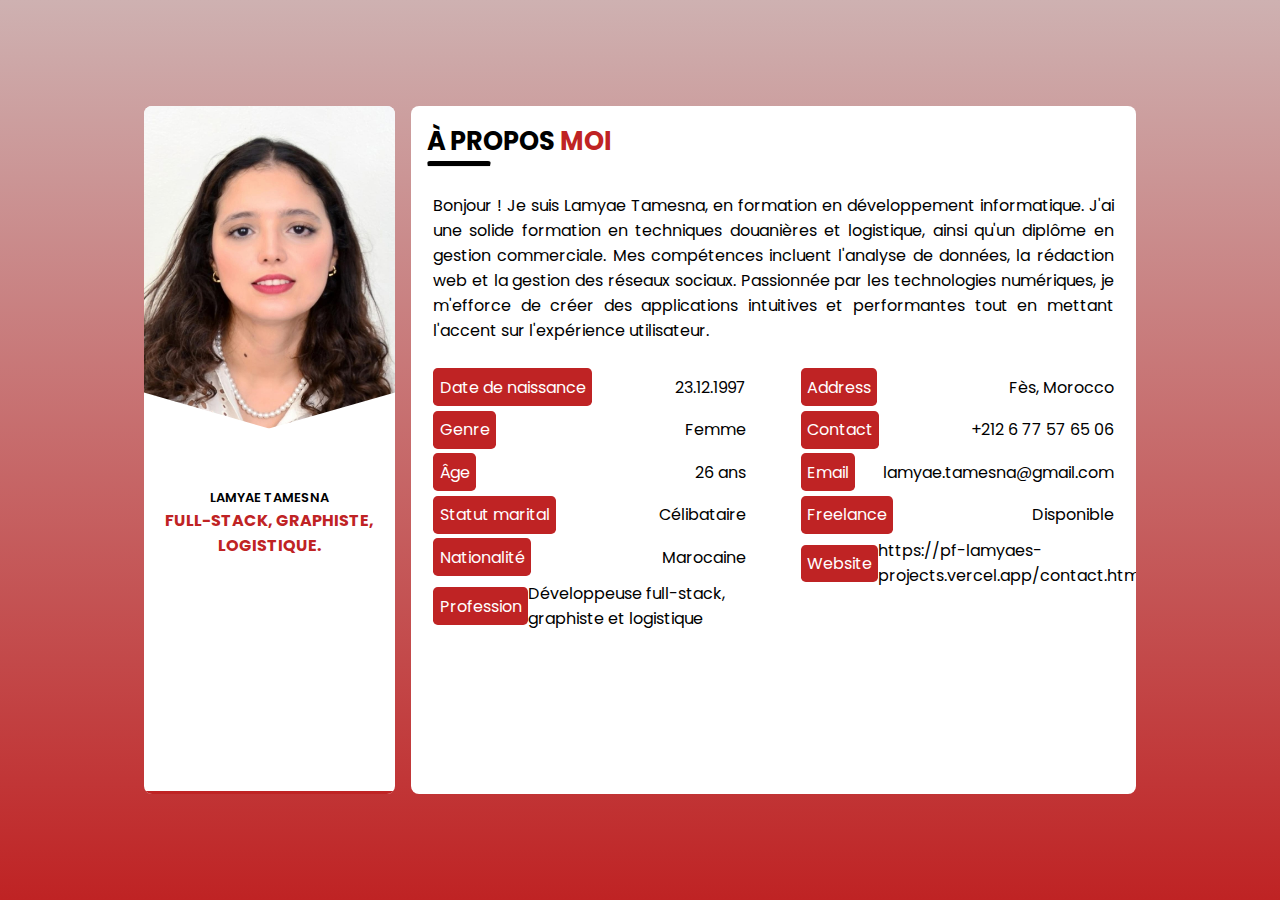
<file: index.html>
<!DOCTYPE html>
<html lang="en">

<head>
    <meta charset="UTF-8">
    <meta http-equiv="X-UA-Compatible" content="IE=edge">
    <meta name="viewport" content="width=device-width, initial-scale=1.0">

    <!-- CSS file -->
    <link rel="stylesheet" href="css/style.css">

    <!-- Favicon -->
    <link rel="shortcut icon" href="img/me.jpg" type="image/x-icon">

    <!-- Fontawesome CDN -->
    <link rel="stylesheet" href="https://cdnjs.cloudflare.com/ajax/libs/font-awesome/6.0.0-beta3/css/all.min.css"
        integrity="sha512-Fo3rlrZj/k7ujTnHg4CGR2D7kSs0v4LLanw2qksYuRlEzO+tcaEPQogQ0KaoGN26/zrn20ImR1DfuLWnOo7aBA=="
        crossorigin="anonymous" referrerpolicy="no-referrer" />

    <title>LAMYAE TAMESNA</title>
</head>

<body>
    <!-- Website Layout -->
    <ul class="website_container">

        <!-- Global Menu -->
        <div id="global_menu_button_container">
            <p class="site_title">LAMYAE TAMESNA</p>
            <i class="fa fa-bars" id="global_menu_button"></i>
        </div>

        <ul id="global_menu_items">
            <div>
                <i class="fa fa-close" id="global_menu_close_button"></i>
                <li><a href="#"><i class="fa fa-home"></i>À propos</a></li>
                <li><a href="experience.html"><i class="fas fa-file-alt"></i> Expérience professionnelles</a></li>
                <li><a href="certificates.html"><i class="fas fa-pen-nib"></i> Diplomes & formations</a></li>
                <li><a href="services.html"><i class="fas fa-cog"></i> Compétences & Atouts</a></li>
                <li><a href="contact.html"><i class="fas fa-phone-square"></i> Contact</a></li>
            </div>
        </ul>

        <!--x Global Menu x-->



        <!-- sidebar -->
        <div class="sidebar_container">
            <!-- Sidebar Image -->
            <div class="image">
                <img src="img/me.jpg" alt="LAMYAE TAMESNA">
                <div class="right_image_box"></div>
                <div class="left_image_box"></div>
            </div>

            <!-- sidebar Content -->
            <div class="sidebar_content">
                <!-- Long name can be applied so easily -->
                <h1>LAMYAE TAMESNA</h1>
                <p>Full-stack, graphiste, logistique.</p>
                <!-- Social Medias -->
                <div class="social_media">
                    <a href="https://wa.me/message/CCRJRKH7CBRHF1" target="_blank" ><i class="fab fa-whatsapp"></i></a>
                    <a href="https://www.facebook.com/lamyae.alami.2312" target="_blank" ><i class="fab fa-facebook"></i></a>
                    <a href="https://github.com/Tamesna-Lamyae" target="_blank"><i class="fab fa-github"></i></a>
                    <a href="https://www.instagram.com/lamyaaaaaaaaae" target="_blank"><i class="fab fa-instagram"></i></a>
                </div>
            </div>

            <!-- Sidebar Buttom Menu -->
            <div class="sidebar_buttom_menu" id="sidebar_buttom_menu">
                <i class="fa fa-bars" id="sidebar_menu_icon"></i>
            </div>

            <!-- Sidebar Navigation -->
            <ul class="sidebar_navigation" id="sidebar_navigation">
                <li><a href="#"><i class="fa fa-home"></i> À propos</a></li>
                <li><a href="experience.html">Expérience professionnelles</a></li>
                <li><a href="certificates.html">Diplomes & formations</a></li>
                <li><a href="services.html">Compétences & Atouts</a></li>
                <li><a href="contact.html">Contact</a></li>

            </ul>

        </div>
        <!-- content -->
        <div class="content_container">
            <!-- About Page -->
            <div class="about_page">
                <h2 class="title">À propos <span>moi</span></h2>
                <hr class="line">
                <div class="about_content">
                    <p class="about_text">
                        Bonjour ! Je suis Lamyae Tamesna, en formation en développement informatique. J'ai une solide formation en techniques douanières et logistique, ainsi qu'un diplôme en gestion commerciale. Mes compétences incluent l'analyse de données, la rédaction web et la gestion des réseaux sociaux. Passionnée par les technologies numériques, je m'efforce de créer des applications intuitives et performantes tout en mettant l'accent sur l'expérience utilisateur.
                    </div>
                <div class="about_profile">
                    <ul class="left_profile">
                        <li><span class="profile_title">Date de naissance</span><span>23.12.1997</span></li>
                        <li><span class="profile_title">Genre</span><span>Femme</span></li>
                        <li><span class="profile_title">Âge</span><span>26 ans</span></li>
                        <li><span class="profile_title">Statut marital</span><span>Célibataire</span></li>
                        <li><span class="profile_title">Nationalité</span><span>Marocaine</span></li>
                        <li><span class="profile_title">Profession</span><span> Développeuse full-stack, graphiste et logistique</span></li>

                    </ul>

                    <ul class="right_profile">
                        <li><span class="profile_title">Address</span><span>Fès, Morocco</span></li>
                        <li><span class="profile_title">Contact</span><span>+212 6 77 57 65 06</span></li>
                        <li><span class="profile_title">Email</span><span>lamyae.tamesna@gmail.com</span></li>
                        <li><span class="profile_title">Freelance</span><span>Disponible</span></li>
                        <li><span class="profile_title">Website</span><span>https://pf-lamyaes-projects.vercel.app/contact.html</span></li>

                    </ul>
                </div>

            </div>
        </div>


        <script src="js/script.js"></script>
</body>

</html>
</file>
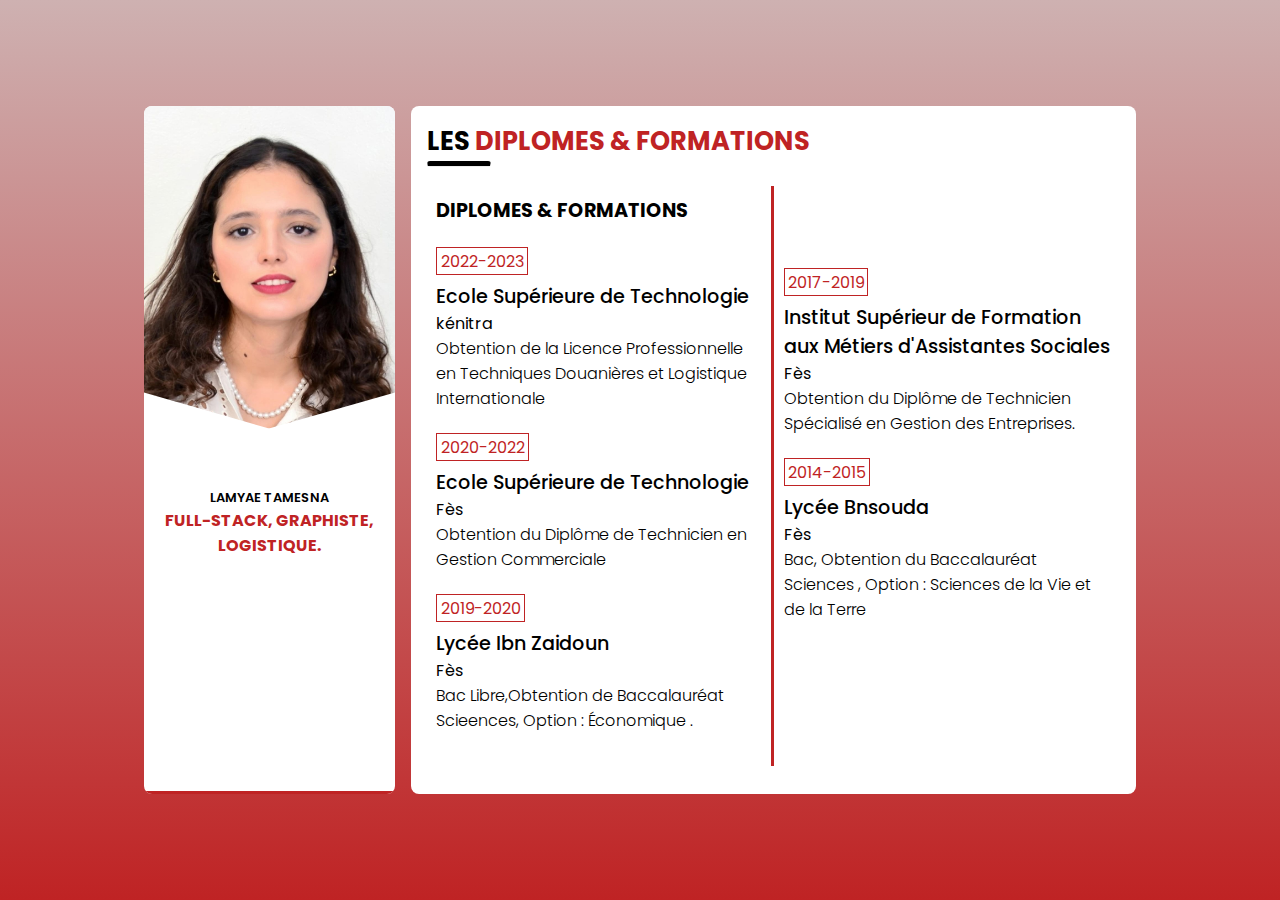
<file: certificates.html>
<!DOCTYPE html>
<html lang="en">

<head>
    <meta charset="UTF-8">
    <meta http-equiv="X-UA-Compatible" content="IE=edge">
    <meta name="viewport" content="width=device-width, initial-scale=1.0">

    <!-- CSS file -->
    <link rel="stylesheet" href="css/style.css">

    <!-- Favicon -->
    <link rel="shortcut icon" href="img/me.jpg" type="image/x-icon">

    <!-- Fontawesome CDN -->
    <link rel="stylesheet" href="https://cdnjs.cloudflare.com/ajax/libs/font-awesome/6.0.0-beta3/css/all.min.css"
        integrity="sha512-Fo3rlrZj/k7ujTnHg4CGR2D7kSs0v4LLanw2qksYuRlEzO+tcaEPQogQ0KaoGN26/zrn20ImR1DfuLWnOo7aBA=="
        crossorigin="anonymous" referrerpolicy="no-referrer" />

    <title>LAMYAE TAMESNA</title>
</head>

<body>
    <!-- Website Layout -->
    <div class="website_container">

        <!-- Global Menu -->
        <div id="global_menu_button_container">
            <p class="site_title">LAMYAE TAMESNA</p>
            <i class="fa fa-bars" id="global_menu_button"></i>
        </div>
        <ul id="global_menu_items">
            <div>
                <i class="fa fa-close" id="global_menu_close_button"></i>
                <li><a href="/"><i class="fa fa-home"></i> à propos</a></li>
                <li><a href="experience.html"><i class="fas fa-file-alt"></i> Expérience professionnelles</a></li>
                <li><a href="certificates.html"><i class="fas fa-pen-nib"></i> Diplomes & formations</a></li>
                <li><a href="services.html"><i class="fas fa-cog"></i> Compétences & Atouts</a></li>
                <li><a href="contact.html"><i class="fas fa-phone-square"></i> Contact</a></li>
            </div>
        </ul>

        <!--x Global Menu x-->

        <!-- sidebar -->
        <div class="sidebar_container">
            <!-- Sidebar Image -->
            <div class="image">
                <img src="img/me.jpg" alt="LAMYAE TAMESNA">
                <div class="right_image_box"></div>
                <div class="left_image_box"></div>
            </div>

            <!-- sidebar Content -->
            <div class="sidebar_content">
                <!-- Long name can be applied so easily -->
                <h1>LAMYAE TAMESNA</h1>
                <p>Full-stack, graphiste, logistique.</p>
                <!-- Social Medias -->
                <div class="social_media">
                    <a href="https://wa.me/message/CCRJRKH7CBRHF1" target="_blank" ><i class="fab fa-whatsapp"></i></a>
                    <a href="https://www.facebook.com/lamyae.alami.2312" target="_blank" ><i class="fab fa-facebook"></i></a>
                    <a href="https://github.com/Tamesna-Lamyae" target="_blank"><i class="fab fa-github"></i></a>
                    <a href="https://www.instagram.com/lamyaaaaaaaaae" target="_blank"><i class="fab fa-instagram"></i></a>
                </div>
            </div>

            <!-- Sidebar Buttom Menu -->
            <div class="sidebar_buttom_menu" id="sidebar_buttom_menu">
                <i class="fa fa-bars" id="sidebar_menu_icon"></i>
            </div>

            <!-- Sidebar Navigation -->
            <ul class="sidebar_navigation" id="sidebar_navigation">
                <li><a href="index.html">à propos</a></li>
                <li><a href="experience.html">Expérience professionnelles</a></li>
                <li><a href="certificates.html"class="active"> Diplomes & formations</a></li>
                <li><a href="services.html">Compétences & Atouts</a></li>
                <li><a href="contact.html">Contact</a></li>

            </ul>

        </div>
        <!-- content -->
        <div class="content_container">
            <!-- Resume Page -->
            <div class="resume_page">
                <h2 class="title">Les <span>Diplomes & formations</span></h2>
                <hr class="line">
                <div class="resume_container">
                    <!-- Education Container -->
                    <div class="left_resume">
                        <h2 class="resume_title"><i class="fas fa-book-open"></i> Diplomes & formations</h2>
                        <div class="resume_box">
                            <span class="resume_date">2022-2023</span>
                            <p class="resume_box_title">Ecole Supérieure de Technologie</p>
                            <p class="resume_conpany">kénitra</p>
                            <p class="resume_text">Obtention de la Licence Professionnelle en Techniques Douanières et Logistique
                                Internationale</p>
                        </div>
                        <div class="resume_box">
                            <span class="resume_date">2020-2022</span>
                            <p class="resume_box_title">Ecole Supérieure de Technologie</p>
                            <p class="resume_conpany">Fès</p>
                            <p class="resume_text">Obtention du Diplôme de Technicien en Gestion Commerciale</p>
                        </div>

                        <div class="resume_box">
                            <span class="resume_date">2019-2020</span>
                            <p class="resume_box_title">Lycée Ibn Zaidoun</p>
                            <p class="resume_conpany">Fès </p>
                            <p class="resume_text">Bac Libre,Obtention de Baccalauréat Scieences, Option : Économique .</p>
                        </div>
                        
                    </div>

                    <!-- Education Container -->
                    <div class="right_resume">

<br><br>
  
                        <div class="resume_box">
                            <span class="resume_date">2017-2019</span>
                            <p class="resume_box_title">Institut Supérieur de Formation aux Métiers d'Assistantes Sociales</p>
                            <p class="resume_conpany">Fès</p>
                            <p class="resume_text">Obtention du Diplôme de Technicien Spécialisé en Gestion des Entreprises.</p>
                        </div>
                        <div class="resume_box">
                            <span class="resume_date">2014-2015</span>
                            <p class="resume_box_title">Lycée Bnsouda</p>
                            <p class="resume_conpany">Fès </p>
                            <p class="resume_text">Bac, Obtention du Baccalauréat Sciences , Option : Sciences de la Vie et de la Terre</p>
                        </div>
                    </div>

                </div>

                
            </div>
        </div>
    </div>


    <script src="js/script.js"></script>
</body>

</html>
</file>
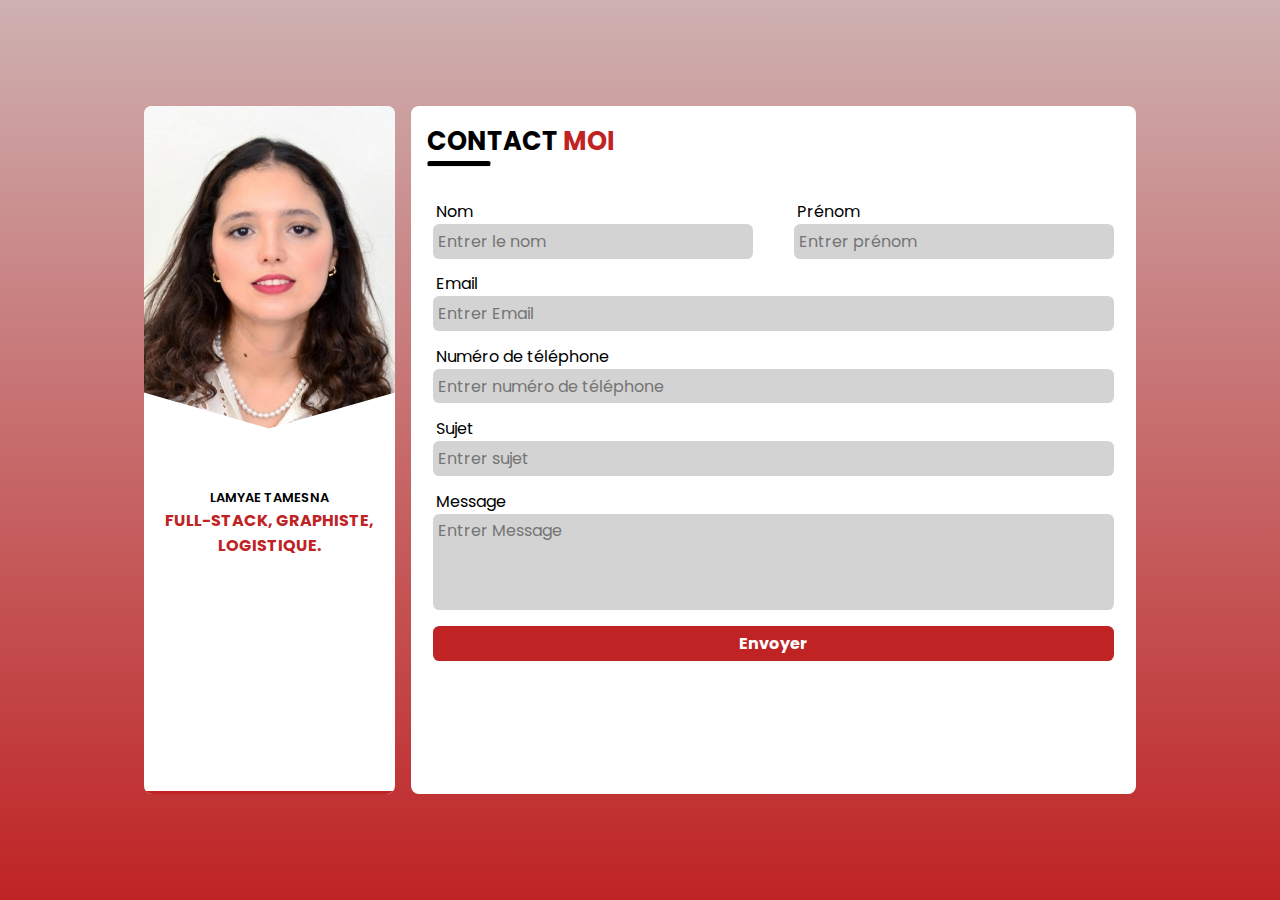
<file: contact.html>
<!DOCTYPE html>
<html lang="en">

<head>
    <meta charset="UTF-8">
    <meta http-equiv="X-UA-Compatible" content="IE=edge">
    <meta name="viewport" content="width=device-width, initial-scale=1.0">

    <!-- CSS file -->
    <link rel="stylesheet" href="css/style.css">

    <!-- Favicon -->
    <link rel="shortcut icon" href="img/me.jpg" type="image/x-icon">

    <!-- Fontawesome CDN -->
    <link rel="stylesheet" href="https://cdnjs.cloudflare.com/ajax/libs/font-awesome/6.0.0-beta3/css/all.min.css"
        integrity="sha512-Fo3rlrZj/k7ujTnHg4CGR2D7kSs0v4LLanw2qksYuRlEzO+tcaEPQogQ0KaoGN26/zrn20ImR1DfuLWnOo7aBA=="
        crossorigin="anonymous" referrerpolicy="no-referrer" />

        <title>LAMYAE TAMESNA </title>
</head>

<body>
    <!-- Website Layout -->
    <div class="website_container">

        <!-- Global Menu -->
        <div id="global_menu_button_container">
            <p class="site_title">LAMYAE TAMESNA </p>
            <i class="fa fa-bars" id="global_menu_button"></i>
        </div>

        <ul id="global_menu_items">
            <div>
                <i class="fa fa-close" id="global_menu_close_button"></i>
                <li><a href="index.html"><i class="fa fa-home"></i> à propos</a></li>
                <li><a href="experience.html"><i class="fas fa-file-alt"></i> Expérience professionnelles</a></li>
                <li><a href="experience.html"><i class="fas fa-pen-nib"></i> Diplomes & formations</a></li>
                <li><a href="services.html"><i class="fas fa-cog"></i>Compétences & Atouts</a></li>
                <li><a href="contact.html"><i class="fas fa-phone-square"></i> Contact</a></li>
            </div>
        </ul>

        <!--x Global Menu x-->

        <!-- sidebar -->
        <div class="sidebar_container">
            <!-- Sidebar Image -->
            <div class="image">
                <img src="img/me.jpg" alt="LAMYAE TAMESNA">
                <div class="right_image_box"></div>
                <div class="left_image_box"></div>
            </div>

            <!-- sidebar Content -->
            <div class="sidebar_content">
                <!-- Long name can be applied so easily -->
                <h1>LAMYAE TAMESNA</h1>
                <p>Full-stack, graphiste, logistique.</p>
                <!-- Social Medias -->
                <div class="social_media">
                        <a href="https://wa.me/message/CCRJRKH7CBRHF1" target="_blank" ><i class="fab fa-whatsapp"></i></a>
                        <a href="https://www.facebook.com/lamyae.alami.2312" target="_blank" ><i class="fab fa-facebook"></i></a>
                        <a href="https://github.com/Tamesna-Lamyae" target="_blank"><i class="fab fa-github"></i></a>
                        <a href="https://www.instagram.com/lamyaaaaaaaaae" target="_blank"><i class="fab fa-instagram"></i></a>
                </div>
            </div>

            <!-- Sidebar Buttom Menu -->
            <div class="sidebar_buttom_menu" id="sidebar_buttom_menu">
                <i class="fa fa-bars" id="sidebar_menu_icon"></i>
            </div>

            <!-- Sidebar Navigation -->
            <ul class="sidebar_navigation" id="sidebar_navigation">
                <li><a href="index.html">à propos</a></li>
                <li><a href="resume.html">Expérience professionnelles</a></li>
                <li><a href="certificates.html">Certificates</a></li>
                <li><a href="services.html">Compétences & Atouts</a></li>
                <li><a href="contact.html" class="active">Contact</a></li>

            </ul>

        </div>
        <!-- content -->
        <div class="content_container">
            <!-- Contact Page -->
            <div class="contact_page">
                <h2 class="title">Contact <span>Moi</span></h2>
                <hr class="line">
                <div class="contact_container">
                    <form action="post">
                        <div class="form_name_row">
                            <div class="left_form_row">
                                <label>Nom</label>
                                <input type="text" required placeholder="Entrer le nom">
                            </div>
                            <div class="right_form_row">
                                <label>Prénom</label>
                                <input type="text" required placeholder="Entrer prénom">
                            </div>
                        </div>
                        <label>Email</label>
                        <input type="email" name="" id="" required placeholder="Entrer Email">
                        <label>Numéro de téléphone</label>
                        <input type="text" name="" id="" required placeholder="Entrer numéro de téléphone">
                        <label>Sujet</label>
                        <input type="text" name="" id="" required placeholder="Entrer sujet">
                        <label>Message</label>
                        <textarea name="" id="" cols="30" rows="10" required placeholder="Entrer Message"></textarea>
                        <input type="submit" value="Envoyer" id="send_button">
                    </form>
                </div>
            </div>
        </div>
    </div>


    <script src="js/script.js"></script>
</body>

</html>
</file>
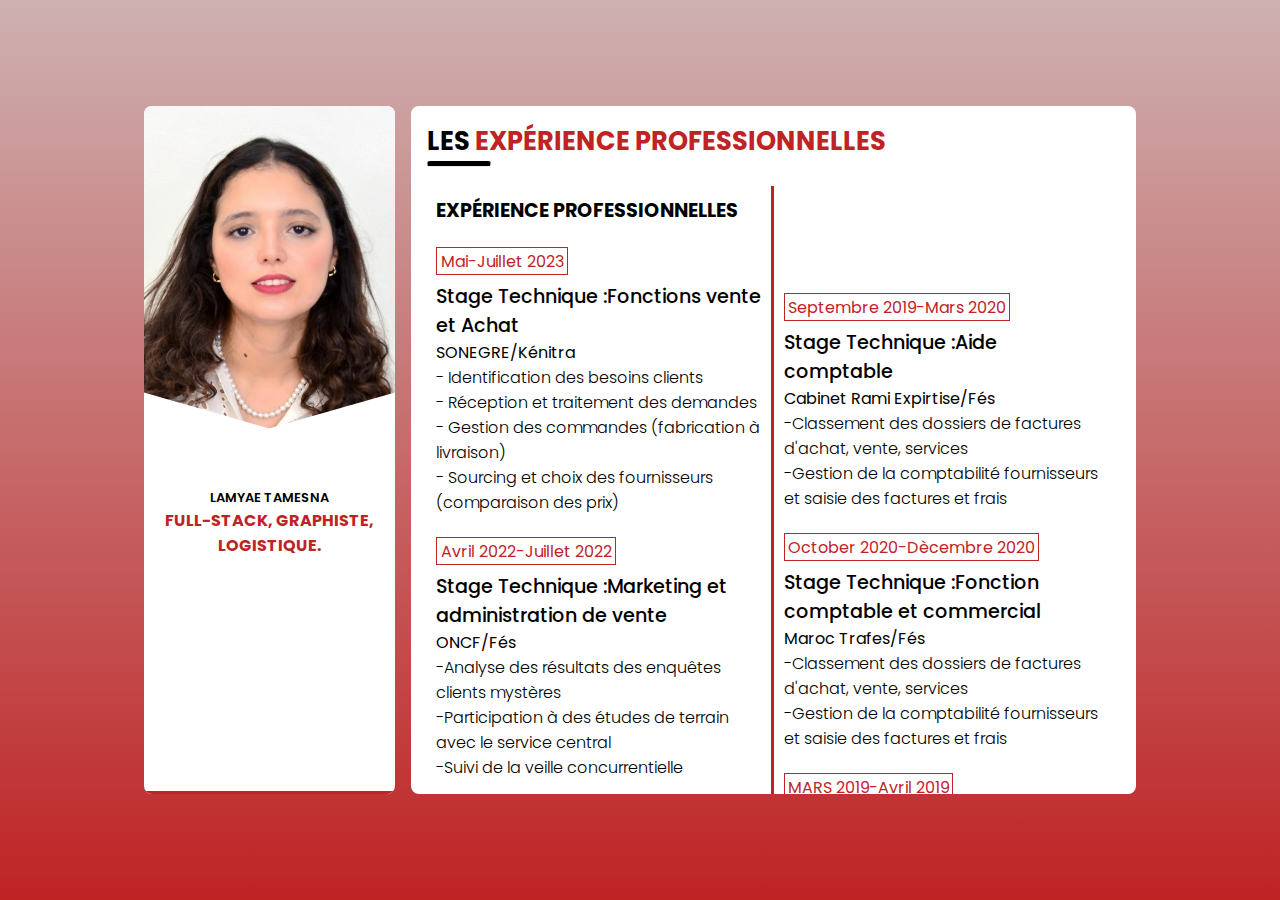
<file: experience.html>
<!DOCTYPE html>
<html lang="en">

<head>
    <meta charset="UTF-8">
    <meta http-equiv="X-UA-Compatible" content="IE=edge">
    <meta name="viewport" content="width=device-width, initial-scale=1.0">

    <!-- CSS file -->
    <link rel="stylesheet" href="css/style.css">

    <!-- Favicon -->
    <link rel="shortcut icon" href="img/me.jpg" type="image/x-icon">

    <!-- Fontawesome CDN -->
    <link rel="stylesheet" href="https://cdnjs.cloudflare.com/ajax/libs/font-awesome/6.0.0-beta3/css/all.min.css"
        integrity="sha512-Fo3rlrZj/k7ujTnHg4CGR2D7kSs0v4LLanw2qksYuRlEzO+tcaEPQogQ0KaoGN26/zrn20ImR1DfuLWnOo7aBA=="
        crossorigin="anonymous" referrerpolicy="no-referrer" />

    <title>LAMYAE TAMESNA</title>
</head>

<body>
    <!-- Website Layout -->
    <div class="website_container">

        <!-- Global Menu -->
        <div id="global_menu_button_container">
            <p class="site_title">LAMYAE TAMESNA</p>
            <i class="fa fa-bars" id="global_menu_button"></i>
        </div>

        <ul id="global_menu_items">
            <div>
                <i class="fa fa-close" id="global_menu_close_button"></i>
                <li><a href="index.html"><i class="fa fa-home"></i> À propos</a></li>
                <li><a href="experience.html"><i class="fas fa-file-alt"></i> Expérience professionnelles</a></li>
                <li><a href="certificates.html"><i class="fas fa-pen-nib"></i> Diplomes & formations</a></li>
                <li><a href="services.html"><i class="fas fa-cog"></i> Compétences & Atouts</a></li>
                <li><a href="contact.html"><i class="fas fa-phone-square"></i> Contact</a></li>
            </div>
        </ul>

        <!--x Global Menu x-->

        <!-- sidebar -->
        <div class="sidebar_container">
            <!-- Sidebar Image -->
            <div class="image">
                <img src="img/me.jpg" alt="LAMYAE TAMESNA">
                <div class="right_image_box"></div>
                <div class="left_image_box"></div>
            </div>

            <!-- sidebar Content -->
            <div class="sidebar_content">
                <!-- Long name can be applied so easily -->
                <h1>LAMYAE TAMESNA</h1>
                <p>Full-stack, graphiste, logistique.</p>
                <!-- Social Medias -->
                <div class="social_media">
                    <a href="https://wa.me/message/CCRJRKH7CBRHF1" target="_blank" ><i class="fab fa-whatsapp"></i></a>
                    <a href="https://www.facebook.com/lamyae.alami.2312" target="_blank" ><i class="fab fa-facebook"></i></a>
                    <a href="https://github.com/Tamesna-Lamyae" target="_blank"><i class="fab fa-github"></i></a>
                    <a href="https://www.instagram.com/lamyaaaaaaaaae" target="_blank"><i class="fab fa-instagram"></i></a>
                </div>
            </div>

            <!-- Sidebar Buttom Menu -->
            <div class="sidebar_buttom_menu" id="sidebar_buttom_menu">
                <i class="fa fa-bars" id="sidebar_menu_icon"></i>
            </div>

            <!-- Sidebar Navigation -->
            <ul class="sidebar_navigation" id="sidebar_navigation">
                <li><a href="index.html">à propos</a></li>
                <li><a href="experience.html" class="active">Expérience professionnelles</a></li>
                <li><a href="certificates.html">Diplomes & formations</a></li>
                <li><a href="services.html">Compétences & Atouts</a></li>
                <li><a href="contact.html">Contact</a></li>

            </ul>

        </div>
        <!-- content -->
        <div class="content_container">
            <!-- Resume Page -->
            <div class="resume_page">
                <h2 class="title">Les <span>Expérience professionnelles</span></h2>
                <hr class="line">
                <div class="resume_container">
                    <!-- Experience container -->
                    <div class="left_resume">
                        <h2 class="resume_title"><i class="fa fa-suitcase"></i> Expérience professionnelles</h2>
                        <div class="resume_box">
                            <span class="resume_date">Mai-Juillet 2023</span>
                            <p class="resume_box_title">Stage Technique :Fonctions vente et Achat</p>
                            <p class="resume_conpany">SONEGRE/Kénitra</p>
                            <p class="resume_text">- Identification des besoins clients <br>
                                - Réception et traitement des demandes <br>
                                - Gestion des commandes (fabrication à livraison) <br>
                                - Sourcing et choix des fournisseurs (comparaison des prix)</p>
                        </div>

                        <div class="resume_box">
                            <span class="resume_date">Avril 2022-Juillet 2022</span>
                            <p class="resume_box_title">Stage Technique :Marketing et administration de vente</p>
                            <p class="resume_conpany">ONCF/Fés</p>
                            <p class="resume_text">-Analyse des résultats des enquêtes clients mystères <br>
                                -Participation à des études de terrain avec le service central <br>
                                -Suivi de la veille concurrentielle</p>
                        </div>

                        <div class="resume_box">
                            <span class="resume_date">Juillet 2021-Aout 2021</span>
                            <p class="resume_box_title">Stage d'observation</p>
                            <p class="resume_conpany">LafargeHolcime/Fés</p>
                        </div>
                        <div class="resume_box">
                            <span class="resume_date">Juin 2021-Juillet 2021</span>
                            <p class="resume_box_title">Stage Technique :Assistance de direction</p>
                            <p class="resume_conpany">Societé CABO SANAD/Tetouan</p>
                            <p class="resume_text">- Accueil des visiteurs et clients. <br>
                                - Prise de messages et planification des rendez-vous</p>
                        </div>
                        

                       
                    </div>

                    <!-- Education Container -->
                    <div class="right_resume">

                        <br><br><br><div class="resume_box">
                            <span class="resume_date">Septembre 2019-Mars 2020</span>
                            <p class="resume_box_title">Stage Technique :Aide comptable</p>
                            <p class="resume_conpany">Cabinet Rami Expirtise/Fés</p>
                            <p class="resume_text">-Classement des dossiers de factures d'achat, vente, services <br>
                                -Gestion de la comptabilité fournisseurs et saisie des factures et frais</p>
                        </div>

                        <div> <div class="resume_box">
                            <span class="resume_date">October 2020-Dècembre 2020</span>
                            <p class="resume_box_title">Stage Technique :Fonction comptable et commercial</p>
                            <p class="resume_conpany">Maroc Trafes/Fés</p>
                            <p class="resume_text">-Classement des dossiers de factures d'achat, vente, services <br>
                                -Gestion de la comptabilité fournisseurs et saisie des factures et frais</p>
                        </div>
                        <div class="resume_box">
                            <span class="resume_date">MARS 2019-Avril 2019</span>
                            <p class="resume_box_title">Stage d'observation</p>
                            <p class="resume_conpany">ONCF/Fés</p>
                        </div>
                        <div class="resume_box">
                            <span class="resume_date">Juillet 2019-Aout 2019</span>
                            <p class="resume_box_title">Stage d'observation</p>
                            <p class="resume_conpany">LafargeHolcime/Fés</p>
                        </div></div>
                       
              
                
            </div>
        </div>
    </div>


    <script src="js/script.js"></script>
</body>

</html>
</file>
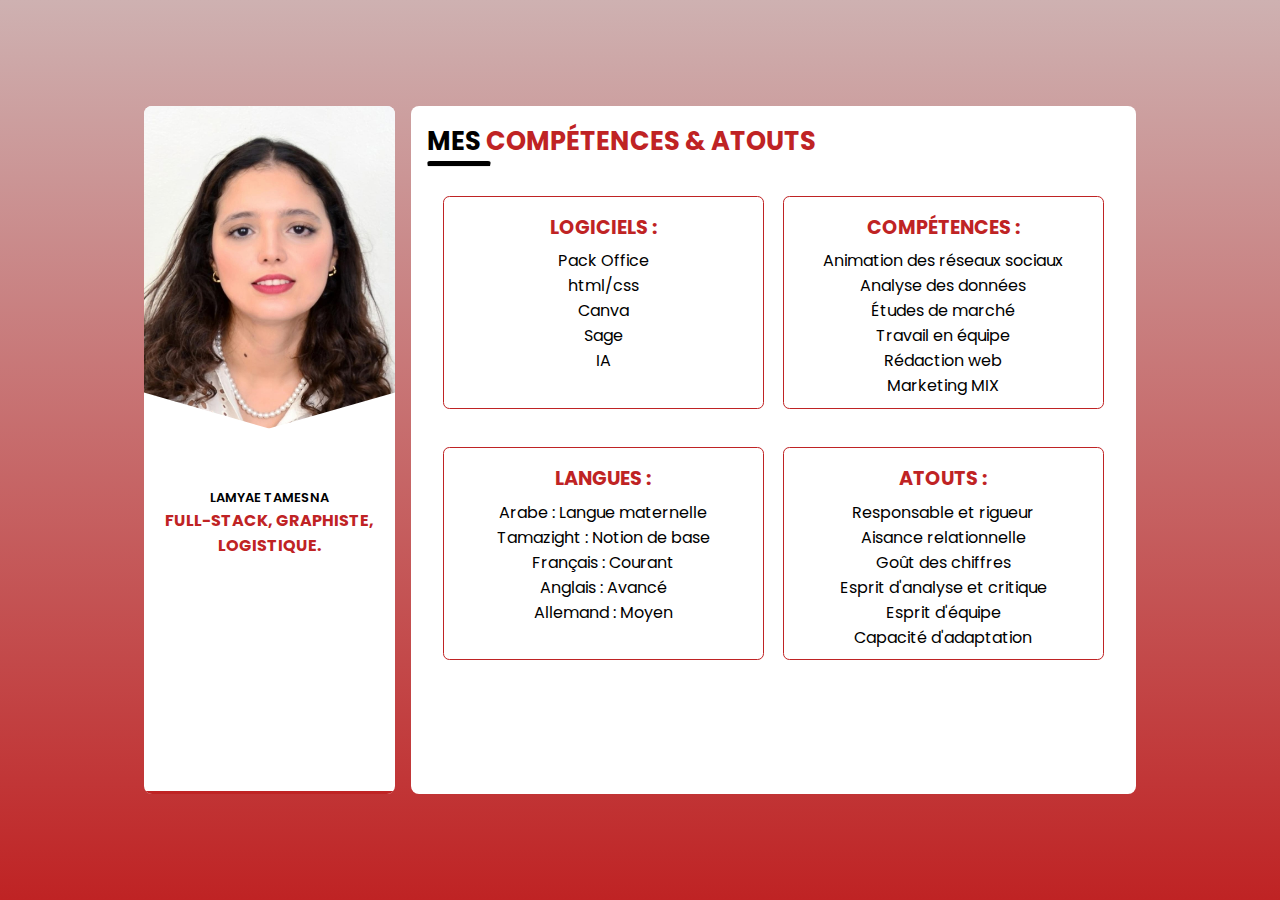
<file: services.html>
<!DOCTYPE html>
<html lang="en">

<head>
    <meta charset="UTF-8">
    <meta http-equiv="X-UA-Compatible" content="IE=edge">
    <meta name="viewport" content="width=device-width, initial-scale=1.0">

    <!-- CSS file -->
    <link rel="stylesheet" href="css/style.css">

    <!-- Favicon -->
    <link rel="shortcut icon" href="img/me.jpg" type="image/x-icon">

    <!-- Fontawesome CDN -->
    <link rel="stylesheet" href="https://cdnjs.cloudflare.com/ajax/libs/font-awesome/6.0.0-beta3/css/all.min.css"
        integrity="sha512-Fo3rlrZj/k7ujTnHg4CGR2D7kSs0v4LLanw2qksYuRlEzO+tcaEPQogQ0KaoGN26/zrn20ImR1DfuLWnOo7aBA=="
        crossorigin="anonymous" referrerpolicy="no-referrer" />

        <title>LAMYAE TAMESNA</title>
</head>

<body>
    <!-- Website Layout -->
    <div class="website_container">

        <!-- Global Menu -->
        <div id="global_menu_button_container">
            <p class="site_title">LAMYAE TAMESNA</p>
            <i class="fa fa-bars" id="global_menu_button"></i>
        </div>

        <ul id="global_menu_items">
            <div>
                <i class="fa fa-close" id="global_menu_close_button"></i>
                <li><a href="index.html"><i class="fa fa-home"></i> à propos</a></li>
                <li><a href="resume.html"><i class="fas fa-file-alt"></i> Resume</a></li>
                <li><a href="certificates.html"><i class="fas fa-pen-nib"></i> Certificates</a></li>
                <li><a href="services.html"><i class="fas fa-cog"></i> Compétences & Atouts</a></li>
                <li><a href="contact.html"><i class="fas fa-phone-square"></i> Contact</a></li>
            </div>
        </ul>

        <!--x Global Menu x-->

        <!-- sidebar -->
        <div class="sidebar_container">
            <!-- Sidebar Image -->
            <div class="image">
                <img src="img/me.jpg" alt="John Roe">
                <div class="right_image_box"></div>
                <div class="left_image_box"></div>
            </div>

             <!-- sidebar Content -->
             <div class="sidebar_content">
                <!-- Long name can be applied so easily -->
                <h1>LAMYAE TAMESNA</h1>
                <p>Full-stack, graphiste, logistique.</p>
                <!-- Social Medias -->
                <div class="social_media">
                        <a href="https://wa.me/message/CCRJRKH7CBRHF1" target="_blank" ><i class="fab fa-whatsapp"></i></a>
                        <a href="https://www.facebook.com/lamyae.alami.2312" target="_blank" ><i class="fab fa-facebook"></i></a>
                        <a href="https://github.com/Tamesna-Lamyae" target="_blank"><i class="fab fa-github"></i></a>
                        <a href="https://www.instagram.com/lamyaaaaaaaaae" target="_blank"><i class="fab fa-instagram"></i></a>
                    </div>
            </div>

            <!-- Sidebar Buttom Menu -->
            <div class="sidebar_buttom_menu" id="sidebar_buttom_menu">
                <i class="fa fa-bars" id="sidebar_menu_icon"></i>
            </div>

            <!-- Sidebar Navigation -->
            <ul class="sidebar_navigation" id="sidebar_navigation">
                <li><a href="index.html">à propos</a></li>
                <li><a href="experience.html">Expérience professionnelles</a></li>
                <li><a href="certificates.html">Diplomes & formations</a></li>
                <li><a href="services.html" class="active">Compétences & Atouts</a></li>
                <li><a href="contact.html">Contact</a></li>

            </ul>

        </div>
        <!-- content -->
        <div class="content_container">
            <!-- Services Page -->
            <div class="services_page">
                <h2 class="title">Mes <span>Compétences & Atouts</span></h2>
                <hr class="line">
                <!-- Services Row -->
                <div class="services_container">
                    <div class="services_box">
                        <i class="fas fa-file"></i>
                        <h3 class="services_title">Logiciels :</h3>
                        <p class="services_text">
                                Pack Office 
                            <br>html/css
                            <br>Canva
                            <br>Sage
                            <br>IA
                             </p>
                    </div>
                    <div class="services_box">
                        <i class="fas fa-lightbulb"></i>
                        <h3 class="services_title">Compétences :</h3>
                        <p class="services_text"> 
                            Animation des réseaux sociaux
                            <br>Analyse des données
                            <br>Études de marché
                            <br>Travail en équipe
                            <br>Rédaction web
                            <br>Marketing MIX
                             </p>
                    </div>
                </div>

                <div class="services_container">
                    <div class="services_box">
                        <i class="fas fa-globe"></i>
                        <h3 class="services_title">Langues :</h3>
                        <p class="services_text">
                            Arabe : Langue maternelle
                            <br>Tamazight  : Notion de base
                            <br>Français : Courant
                            <br>Anglais : Avancé
                            <br>Allemand : Moyen
                             </p>
                    </div>
                    <div class="services_box">
                        <i class="fas fa-users-cog"></i>
                        <h3 class="services_title">Atouts :</h3>
                        <p class="services_text">Responsable et rigueur
                            <br>Aisance relationnelle
                            <br>Goût des chiffres
                            <br>Esprit d'analyse et critique
                            <br>Esprit d'équipe
                            <br>Capacité d'adaptation
                             </p>
                    </div>
                </div>

                <div class="services_container">
                    
                    
                </div>

            </div>
        </div>
    </div>


    <script src="js/script.js"></script>
</body>

</html>
</file>
<file: css/style.css>
/* Google Font */
@import url("https://fonts.googleapis.com/css2?family=Poppins:ital,wght@0,100;0,200;0,300;0,400;0,500;0,600;0,700;0,800;0,900;1,100;1,200;1,300;1,400;1,500;1,600;1,700;1,800;1,900&display=swap");

/* CSS Reset */
* {
    padding: 0;
    margin: 0;
    box-sizing: border-box;
    scroll-behavior: smooth;
    font-family: "Poppins", sans-serif;
}

/* CSS Variables */
:root {
    --brand-color: #bf2324;
    --linear-back: linear-gradient(180deg,
    rgba(206, 177, 177, 1) 0%,  
    rgba(191, 35, 36, 1) 100%);
}

a {
    text-decoration: none;
    color: black;
}

li {
    list-style: none;
}

/* CSS in Body */
body {
    height: 100vh;
    width: 100vw;
    background: var(--linear-back);
    display: flex;
    align-items: center;
    justify-content: center;
}

.website_container {
    width: 80%;
    height: 80%;
    display: flex;
    padding: 1rem;
    position: relative;
}

/* Sidebar */
.website_container .sidebar_container {
    width: 35%;
    height: 100%;
    background-color: white;
    margin-right: 1rem;
    border-radius: 0.5rem;
    overflow: hidden;
    position: relative;
}

.sidebar_container .image {
    height: 50%;
    width: 100%;
    position: relative;
}

.sidebar_container .image img {
    width: 100%;
    height: 100%;
    object-fit: cover;
    object-position: top;
}

.sidebar_container .image .right_image_box {
    width: 70%;
    height: 100px;
    background-color: white;
    position: absolute;
    bottom: -3.5rem;
    left: -3rem;
    transform: rotate(16deg);
}

.sidebar_container .image .left_image_box {
    width: 70%;
    height: 100px;
    background-color: white;
    position: absolute;
    bottom: -3.5rem;
    right: -3rem;
    transform: rotate(-16deg);
}

.sidebar_container .sidebar_content {
    position: absolute;
    width: 100%;
    margin-top: 2rem;
    text-align: center;
    padding: 0.4rem;
}

.sidebar_container .sidebar_content h1 {
    color: black;
    font-size: small;
    font-weight: 600;
}

.sidebar_container .sidebar_content p {
    color: var(--brand-color);
    font-size: 1rem;
    text-transform: uppercase;
    font-weight: 700;
}

.sidebar_container .sidebar_content .social_media {
    margin-top: 1rem;
}

.sidebar_container .sidebar_content .social_media a {
    font-size: 1.8rem;
    margin: 0.4rem;
    color: black;
}

.sidebar_container .sidebar_content .social_media a:hover {
    color: var(--brand-color);
    transition: 0.3s;
}

.sidebar_container .sidebar_buttom_menu {
    position: absolute;
    border-top: 0.2rem solid var(--brand-color);
    width: 100%;
    font-size: 1.6rem;
    left: 0;
    bottom: 0;
    text-align: center;
    cursor: pointer;
    z-index: 3;
}

.sidebar_container .sidebar_buttom_menu:hover {
    color: var(--brand-color);
    transition: 0.3s;
}

/* Sidebar Navigation */
.sidebar_container .sidebar_navigation {
    position: absolute;
    top: 0;
    left: -100%;
    width: 100%;
    height: 100%;
    background-color: white;
    display: flex;
    flex-direction: column;
    align-items: center;
    justify-content: center;
    font-size: medium ;
    font-weight: bold
    z-index: 2;
    transition: left 0.3s;
}

.sidebar_container .sidebar_navigation li {
    margin: 0.3rem 0;
}

.sidebar_container .sidebar_navigation li a:hover,
.sidebar_container .sidebar_navigation .active {
    color: var(--brand-color);
    transition: 0.3s;
    font-weight: bold;
}

/* Content */
.website_container .content_container {
    width: 100%;
    height: 100%;
    background-color: white;
    border-radius: 0.5rem;
    padding: 1rem;
    overflow-y: scroll;
}

.content_container::-webkit-scrollbar {
    width: 0.2rem;
}

.content_container::-webkit-scrollbar-thumb {
    width: 0.2rem;
    background-color: gray;
    border-radius: 0.2rem;
}

/* About Page */

.title {
    font-size: 1.6rem;
    text-transform: uppercase;
}

.title span {
    color: var(--brand-color);
}

.line {
    width: 4rem;
    border-top: 0.35rem solid black;
    border-radius: 0.5rem;
}

.about_page .about_content {
    margin-top: 1.2rem;
    padding: 0.4rem;
    margin-bottom: 0.5rem;
}

.about_page .about_content p {
    font-size: 1rem;
    text-align: justify;
}

.about_profile {
    display: flex;
    justify-content: space-between;
    padding: 0.4rem;
}

.about_profile .left_profile {
    width: 46%;
}

.about_profile .left_profile li {
    display: flex;
    justify-content: space-between;
    align-items: center;
    margin: 0.3rem 0;
    font-size: 1rem;
}

.about_profile .right_profile {
    width: 46%;
}

.about_profile .right_profile li {
    display: flex;
    justify-content: space-between;
    margin: 0.3rem 0;
    align-items: center;
    font-size: 1rem;
}

li .profile_title {
    padding: 0.4rem;
    background-color: var(--brand-color);
    color: white;
    border-radius: 0.3rem;
}

/* Resume Page */
.resume_page .resume_container {
    margin: 1.2rem 0;
    display: flex;
}

.left_resume {
    width: 100%;
    padding: 0.6rem;
    border-right: 0.2rem solid var(--brand-color);
}

.right_resume {
    width: 100%;
    padding: 0.6rem;
}

.resume_title {
    font-size: 1.2rem;
    font-weight: 700;
    text-transform: uppercase;
    margin-bottom: 1rem;
}

.resume_title i {
    color: var(--brand-color);
}

.resume_box {
    margin: 1.5rem 0;
}

.resume_box .resume_date {
    font-size: 1rem;
    border: 0.1rem solid var(--brand-color);
    padding: 0.1rem 0.2rem;
    color: var(--brand-color);
}

.resume_box .resume_box_title {
    margin-top: 0.5rem;
    font-size: 1.2rem;
    font-weight: 500;
}

.resume_box .resume_company {
    font-size: 1rem;
}

.resume_box .resume_text {
    font-size: 1rem;
    font-weight: 300;
}

/* Skills Container */

.skill_box .skill_title {
    font-size: 1.2rem;
    font-weight: 500;
}

.skill_box {
    margin: 1rem 0;
}

.skill_box .skill_line_container {
    height: 0.8rem;
    width: 100%;
    background-color: lightgray;
    border-radius: 0.4rem;
    overflow: hidden;
}

.skill_box .skill_line {
    background-color: var(--brand-color);
    height: 0.8rem;
}

/* Blogs Page */
.blogs_page .blogs_container {
    margin: 0.4rem;
}

.blog_box {
    margin-top: 1.2rem;
    border: 0.1rem solid var(--brand-color);
    padding: 0.5rem;
    border-radius: 0.4rem;
}

.blog_box .blog_title {
    font-size: 1.6rem;
    text-transform: uppercase;
    font-weight: 600;
}

.blog_box .blog_text {
    margin: 0.4rem 0;
    font-size: 1rem;
    font-weight: 400;
    text-align: justify;
}

.blog_box .blog_image {
    width: 100%;
    height: auto;
}

/* Services Page */

.services_page .services_container {
    margin: 1.2rem 0.4rem 0.4rem 0.4rem;
    display: flex;
}

.services_page .services_container .services_box {
    width: 50%;
    margin: 0.6rem;
    border: 0.1rem solid var(--brand-color);
    border-radius: 0.4rem;
    padding: 0.6rem;
    text-align: center;
    cursor: pointer;
}

.services_page .services_container .services_box:hover {
    background-color: var(--brand-color);
    transition: 0.3s;
}

.services_page .services_container .services_box:hover i,
.services_page .services_container .services_box:hover .services_title {
    color: white;
    transition: 0.3s;
}

.services_box i {
    color: var(--brand-color);
    font-size: 1.5rem;
    margin: 0.3rem 0;
}

.services_box .services_title {
    font-size: 1.2rem;
    text-transform: uppercase;
    color: var(--brand-color);
    margin: 0.4rem 0;
}

.services_box .services_text {
    font-size: 1rem;
    font-weight: 400;
}

/* Contact Page */
.contact_page .contact_container {
    margin: 1.2rem 0.4rem;
}

.contact_container form .form_name_row {
    display: flex;
    justify-content: space-between;
}

.contact_container form .form_name_row .left_form_row {
    width: 47%;
}

.contact_container form .form_name_row .right_form_row {
    width: 47%;
}

.contact_container form label {
    display: block;
    font-size: 1rem;
    margin-top: 0.8rem;
    margin-left: 0.2rem;
}

.contact_container form input {
    width: 100%;
    font-size: 1rem;
    padding: 0.3rem;
    border: none;
    outline: none;
    background-color: lightgray;
    border-radius: 0.4rem;
}

.contact_container form input:focus {
    border: 0.2rem solid var(--brand-color);
    transition: 0.3s;
}

.contact_container form textarea {
    width: 100%;
    font-size: 1rem;
    padding: 0.3rem;
    border: none;
    outline: none;
    background-color: lightgray;
    border-radius: 0.4rem;
    height: 6rem;
    resize: none;
}

.contact_container form #send_button {
    background-color: var(--brand-color);
    margin-top: 0.6rem;
    color: white;
    font-weight: bold;
    cursor: pointer;
}

.contact_container form #send_button:hover {
    opacity: 0.8;
    transition: 0.3s;
}

/* Global Menu CSS */
#global_menu_button_container {
    position: absolute;
    left: -3rem;
    display: none;
    margin-top: 0.1rem;
}

#global_menu_button_container #global_menu_button {
    background-color: white;
    font-size: 2rem;
    padding: 0.8rem;
    border-radius: 0.4rem;
    cursor: pointer;
}

#global_menu_button_container #global_menu_button:hover {
    color: var(--brand-color);
    transition: 0.3s;
}

#global_menu_button_container p {
    color: var(--brand-color);
    font-size: 1.4rem;
    font-weight: bold;
    display: none;
}

#global_menu_items {
    position: fixed;
    left: -120%;
    /* left: 0; */
    top: 0;
    background-color: white;
    width: 40%;
    height: 100vh;
    z-index: 10;
    display: flex;
    justify-content: center;
    transition: left 0.3s;
}

#global_menu_items div {
    width: 80%;
    margin-top: 4rem;
}

#global_menu_items li {
    margin: 1rem 0;
}

#global_menu_items a {
    display: block;
    width: 100%;
    padding: 0.4rem 0.2rem;
    border-bottom: 0.1rem solid var(--brand-color);
    font-size: 1.4rem;
}

#global_menu_items a:hover {
    color: var(--brand-color);
    transition: 0.3s;
}

#global_menu_items #global_menu_close_button {
    position: absolute;
    right: -3.3rem;
    top: 0;
    font-size: 2.6rem;
    background-color: white;
    padding: 0.6rem 0.8rem;
    cursor: pointer;
}

#global_menu_items #global_menu_close_button:hover {
    color: var(--brand-color);
    transition: 0.3s;
}

/* Making Responsive */

@media screen and (max-width: 1200px) {
    .website_container {
        width: 92%;
        height: 92%;
    }
}

@media screen and (max-width: 1000px) {
    body {
        height: auto;
    }

    .website_container {
        flex-direction: column;
        width: 70%;
    }

    .website_container .sidebar_container {
        width: 100%;
        height: 80vh;
        margin-bottom: 1rem;
    }

    .about_profile {
        flex-direction: column;
    }

    .about_profile .left_profile {
        width: 100%;
    }

    .about_profile .right_profile {
        width: 100%;
    }

    #global_menu_button_container {
        display: block;
    }
}

@media screen and (max-width: 800px) {
    .website_container {
        margin-top: 10vh;
    }

    .resume_page .resume_container {
        flex-direction: column;
    }

    .left_resume {
        border-right: none;
        border-bottom: 0.2rem solid var(--brand-color);
    }

    .services_page .services_container {
        flex-direction: column;
        margin: 0;
    }

    .services_page .services_container .services_box {
        width: 100%;
        margin: 0.6rem 0;
    }

    .contact_container form .form_name_row {
        flex-direction: column;
    }

    .contact_container form .form_name_row .left_form_row {
        width: 100%;
    }

    .contact_container form .form_name_row .right_form_row {
        width: 100%;
    }

    #global_menu_button_container {
        position: fixed;
        top: -0.1rem;
        left: 0;
        z-index: 5;
        width: 100%;
        background-color: white;
        height: 10vh;
        display: flex;
        justify-content: space-between;
        align-items: center;
        padding: 0 1rem;
    }

    #global_menu_button_container #global_menu_button {
        color: black;
        background-color: transparent;
        padding: 0.2rem;
        font-size: 1.6rem;
    }

    #global_menu_button_container p {
        display: block;
    }

    #global_menu_items {
        width: 100%;
    }

    #global_menu_items #global_menu_close_button {
        left: 0;
        text-align: center;
        background-color: lightgray;
    }
}

@media screen and (max-width: 680px) {
    .website_container {
        height: 100%;
        width: 100%;
    }
}
</file>
